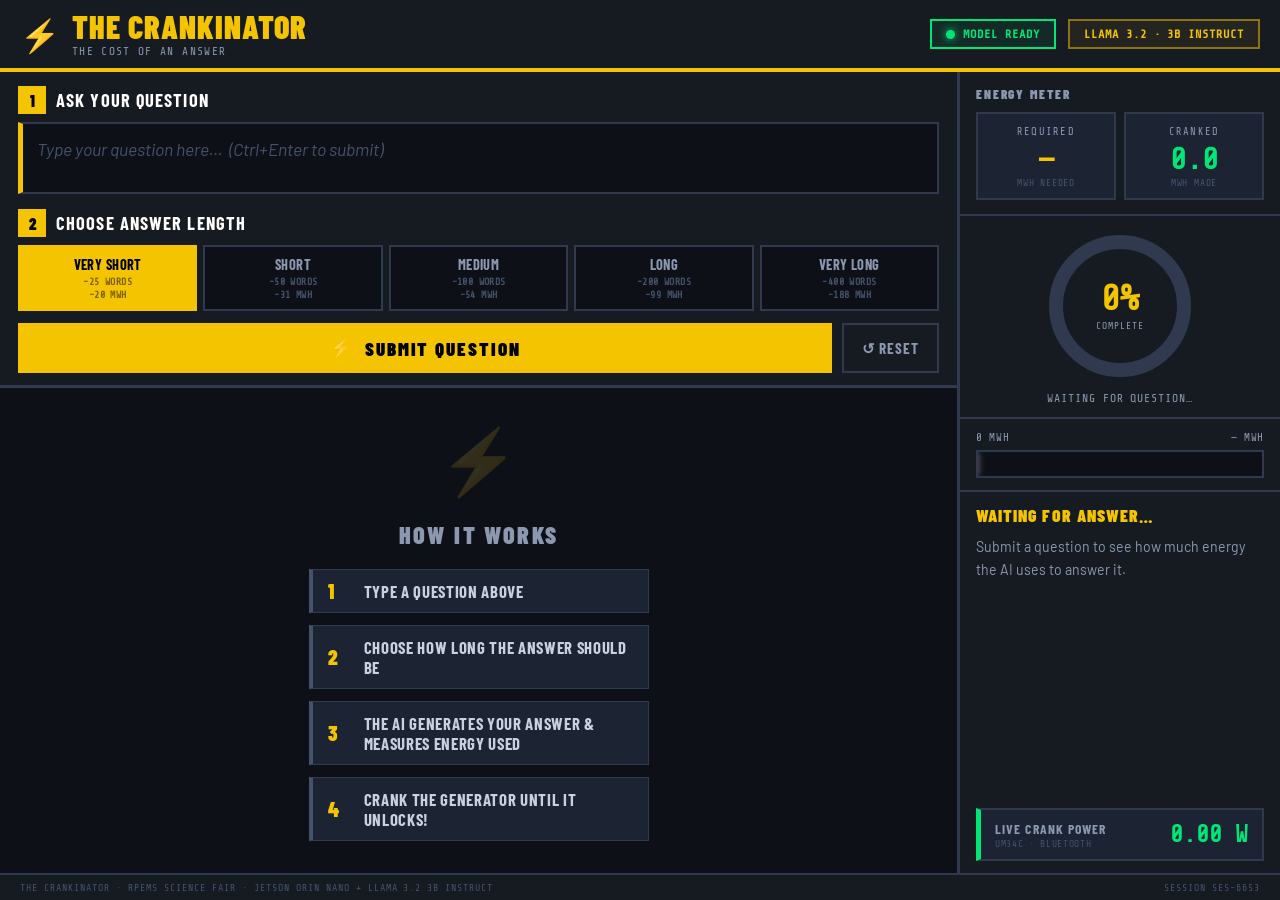
<file: crankinator-kiosk.html>
<!DOCTYPE html>
<html lang="en">
<head>
<meta charset="UTF-8">
<meta name="viewport" content="width=device-width, initial-scale=1.0">
<title>The Crankinator: The Cost of an Answer</title>
<link href="https://fonts.googleapis.com/css2?family=Share+Tech+Mono&family=Barlow+Condensed:wght@700;900&family=Barlow:wght@400;600&display=swap" rel="stylesheet">
<style>
  :root {
    --bg:      #0d1117;
    --panel:   #161b22;
    --card:    #1c2333;
    --border:  #30394d;
    --accent:  #f5c400;
    --orange:  #ff6b2b;
    --green:   #00e676;
    --red:     #ff4d4d;
    --text:    #ffffff;
    --body2:   #c9d1e0;
    --muted:   #8b98b0;
    --dim:     #44526a;
    --sans:    'Barlow Condensed', sans-serif;
    --mono:    'Share Tech Mono', monospace;
    --body:    'Barlow', sans-serif;
  }

  *, *::before, *::after { box-sizing: border-box; margin: 0; padding: 0; }

  html, body {
    width: 100%; height: 100%;
    background: var(--bg);
    color: var(--text);
    font-family: var(--body);
    overflow: hidden;
  }

  /* ════════════════════════════════
     LAYOUT SHELL
  ════════════════════════════════ */
  .kiosk {
    display: grid;
    grid-template-rows: auto 1fr auto;
    height: 100vh;
  }

  /* ════════════════════════════════
     HEADER
  ════════════════════════════════ */
  header {
    display: flex;
    align-items: center;
    justify-content: space-between;
    padding: 10px 20px;
    background: var(--panel);
    border-bottom: 4px solid var(--accent);
    flex-shrink: 0;
  }

  .logo {
    display: flex;
    align-items: center;
    gap: 12px;
  }
  .logo-bolt { font-size: 2rem; line-height: 1; }
  .logo-name {
    font-family: var(--sans);
    font-weight: 900;
    font-size: 2rem;
    color: var(--accent);
    text-transform: uppercase;
    letter-spacing: 0.03em;
    line-height: 1;
    display: block;
  }
  .logo-tagline {
    font-family: var(--mono);
    font-size: 0.7rem;
    color: var(--muted);
    text-transform: uppercase;
    letter-spacing: 0.12em;
    display: block;
    margin-top: 3px;
  }

  .header-badges {
    display: flex;
    align-items: center;
    gap: 12px;
  }
  .badge {
    display: flex;
    align-items: center;
    gap: 8px;
    padding: 6px 14px;
    border: 2px solid;
    font-family: var(--mono);
    font-size: 0.75rem;
    font-weight: bold;
    text-transform: uppercase;
    letter-spacing: 0.08em;
  }
  .badge-green {
    border-color: var(--green);
    color: var(--green);
    background: rgba(0,230,118,0.07);
  }
  .badge-yellow {
    border-color: rgba(245,196,0,0.5);
    color: var(--accent);
    background: rgba(245,196,0,0.06);
  }
  .status-dot {
    width: 9px; height: 9px;
    border-radius: 50%;
    background: var(--green);
    box-shadow: 0 0 8px var(--green);
    animation: blink 2s ease-in-out infinite;
    flex-shrink: 0;
  }
  @keyframes blink { 0%,100%{opacity:1} 50%{opacity:.2} }

  /* ════════════════════════════════
     MAIN — two-column grid
  ════════════════════════════════ */
  main {
    display: grid;
    grid-template-columns: 1fr 320px;
    overflow: hidden;
    min-height: 0;
  }

  /* ════════════════════════════════
     LEFT PANEL
  ════════════════════════════════ */
  .left-panel {
    display: grid;
    grid-template-rows: auto 1fr;
    border-right: 3px solid var(--border);
    min-height: 0;
    overflow: hidden;
  }

  /* ── Input zone ── */
  .input-zone {
    background: var(--panel);
    border-bottom: 3px solid var(--border);
    padding: 14px 18px 12px;
    flex-shrink: 0;
  }

  .step-row {
    display: flex;
    align-items: center;
    gap: 10px;
    margin-bottom: 8px;
  }
  .step-num {
    background: var(--accent);
    color: #000;
    font-family: var(--sans);
    font-weight: 900;
    font-size: 1rem;
    width: 28px; height: 28px;
    display: flex; align-items: center; justify-content: center;
    flex-shrink: 0;
  }
  .step-label {
    font-family: var(--sans);
    font-weight: 700;
    font-size: 1.15rem;
    color: var(--text);
    text-transform: uppercase;
    letter-spacing: 0.06em;
  }

  textarea#prompt {
    width: 100%;
    background: var(--bg);
    border: 2px solid var(--border);
    border-left: 5px solid var(--accent);
    color: var(--text);
    font-family: var(--body);
    font-size: 1.1rem;
    padding: 12px 14px;
    resize: none;
    height: 72px;
    outline: none;
    line-height: 1.5;
    transition: border-color .2s;
  }
  textarea#prompt::placeholder { color: var(--dim); font-style: italic; }
  textarea#prompt:focus { border-color: var(--accent); }

  /* ── Length buttons ── */
  .mt-step { margin-top: 12px; }

  .length-row {
    display: flex;
    gap: 6px;
  }
  .length-btn {
    flex: 1;
    background: var(--bg);
    border: 2px solid var(--border);
    color: var(--muted);
    font-family: var(--sans);
    font-weight: 700;
    font-size: 0.9rem;
    text-transform: uppercase;
    letter-spacing: 0.03em;
    padding: 9px 3px 8px;
    cursor: pointer;
    text-align: center;
    transition: all .15s;
    line-height: 1.2;
  }
  .length-btn .lbl-words {
    display: block;
    font-family: var(--mono);
    font-size: 0.62rem;
    color: var(--dim);
    margin-top: 3px;
    letter-spacing: 0.04em;
  }
  .length-btn .lbl-mwh {
    display: block;
    font-family: var(--mono);
    font-size: 0.62rem;
    color: var(--dim);
    margin-top: 1px;
    letter-spacing: 0.04em;
  }
  .length-btn:hover {
    border-color: var(--muted);
    color: var(--text);
  }
  .length-btn:hover .lbl-words,
  .length-btn:hover .lbl-mwh { color: var(--muted); }
  .length-btn.active {
    border-color: var(--accent);
    background: var(--accent);
    color: #000;
  }
  .length-btn.active .lbl-words,
  .length-btn.active .lbl-mwh { color: rgba(0,0,0,0.5); }

  /* ── Submit row ── */
  .submit-row {
    display: flex;
    gap: 10px;
    margin-top: 12px;
  }
  #submitBtn {
    flex: 1;
    background: var(--accent);
    color: #000;
    border: none;
    font-family: var(--sans);
    font-weight: 900;
    font-size: 1.2rem;
    text-transform: uppercase;
    letter-spacing: 0.1em;
    padding: 13px 18px;
    cursor: pointer;
    display: flex;
    align-items: center;
    justify-content: center;
    gap: 10px;
    transition: background .15s;
  }
  #submitBtn:hover { background: #ffd740; }
  #submitBtn:disabled { background: var(--border); color: var(--muted); cursor: not-allowed; }
  .reset-btn {
    background: transparent;
    border: 2px solid var(--border);
    color: var(--muted);
    font-family: var(--sans);
    font-weight: 700;
    font-size: 0.95rem;
    text-transform: uppercase;
    letter-spacing: 0.06em;
    padding: 12px 18px;
    cursor: pointer;
    transition: all .15s;
    white-space: nowrap;
  }
  .reset-btn:hover { border-color: var(--red); color: var(--red); }

  /* ════════════════════════════════
     ANSWER ZONE (scrollable)
  ════════════════════════════════ */
  .answer-zone {
    overflow-y: auto;
    padding: 18px 20px;
    display: flex;
    flex-direction: column;
    min-height: 0;
  }

  /* — Idle state — */
  .idle-state {
    display: flex;
    flex-direction: column;
    align-items: center;
    justify-content: center;
    height: 100%;
    gap: 20px;
    text-align: center;
  }
  .idle-bolt {
    font-size: 4rem;
    opacity: 0.15;
    animation: bob 3s ease-in-out infinite;
  }
  @keyframes bob { 0%,100%{transform:translateY(0)} 50%{transform:translateY(-10px)} }
  .idle-headline {
    font-family: var(--sans);
    font-weight: 900;
    font-size: 1.5rem;
    color: var(--muted);
    text-transform: uppercase;
    letter-spacing: 0.1em;
  }
  .idle-steps-grid {
    display: flex;
    flex-direction: column;
    gap: 12px;
    width: 100%;
    max-width: 340px;
  }
  .idle-step {
    display: flex;
    align-items: center;
    gap: 14px;
    background: var(--card);
    border: 1px solid var(--border);
    border-left: 4px solid var(--dim);
    padding: 11px 15px;
    text-align: left;
  }
  .idle-step-n {
    font-family: var(--sans);
    font-weight: 900;
    font-size: 1.3rem;
    color: var(--accent);
    line-height: 1;
    flex-shrink: 0;
    width: 22px;
  }
  .idle-step-txt {
    font-family: var(--sans);
    font-weight: 700;
    font-size: 1.05rem;
    color: var(--body2);
    text-transform: uppercase;
    letter-spacing: 0.04em;
  }

  /* — Thinking state — */
  .thinking-state {
    display: none;
    flex-direction: column;
    align-items: center;
    justify-content: center;
    height: 100%;
    gap: 22px;
    text-align: center;
  }
  .think-spinner {
    font-size: 3rem;
    animation: spin 3s linear infinite;
  }
  @keyframes spin { to { transform: rotate(360deg); } }
  .think-headline {
    font-family: var(--sans);
    font-weight: 900;
    font-size: 1.6rem;
    color: var(--accent);
    text-transform: uppercase;
    letter-spacing: 0.08em;
  }
  .think-sub {
    font-family: var(--mono);
    font-size: 0.78rem;
    color: var(--muted);
    text-transform: uppercase;
    letter-spacing: 0.1em;
  }
  .think-bar {
    width: 300px; height: 5px;
    background: var(--border);
    position: relative;
    overflow: hidden;
  }
  .think-bar::after {
    content: '';
    position: absolute; height: 100%; width: 40%;
    background: linear-gradient(90deg, transparent, var(--accent), transparent);
    animation: sweep 1.1s ease-in-out infinite;
  }
  @keyframes sweep { 0%{left:-40%} 100%{left:140%} }

  /* — Answer / locked state — */
  .answer-state {
    display: none;
    flex-direction: column;
    gap: 14px;
    flex: 1;
  }

  .answer-label-row {
    display: flex;
    align-items: center;
    gap: 10px;
  }
  .answer-label-badge {
    background: var(--dim);
    color: var(--muted);
    font-family: var(--sans);
    font-weight: 900;
    font-size: 1rem;
    width: 28px; height: 28px;
    display: flex; align-items: center; justify-content: center;
    flex-shrink: 0;
  }
  .answer-label-text {
    font-family: var(--sans);
    font-weight: 700;
    font-size: 1.15rem;
    color: var(--muted);
    text-transform: uppercase;
    letter-spacing: 0.06em;
  }

  .unlock-banner {
    display: none;
    align-items: center;
    gap: 12px;
    background: rgba(0,230,118,0.1);
    border: 2px solid var(--green);
    padding: 13px 16px;
    font-family: var(--sans);
    font-weight: 900;
    font-size: 1.25rem;
    text-transform: uppercase;
    letter-spacing: 0.08em;
    color: var(--green);
  }

  .answer-card {
    background: var(--bg);
    border: 2px solid var(--border);
    border-left: 5px solid var(--orange);
    padding: 18px 20px;
    position: relative;
    overflow: hidden;
    flex: 1;
    min-height: 110px;
  }
  .answer-text {
    font-family: var(--body);
    font-size: 1rem;
    line-height: 1.75;
    color: var(--body2);
    white-space: pre-line;
  }
  .answer-text.blurred {
    filter: blur(9px);
    user-select: none;
    pointer-events: none;
  }

  .lock-overlay {
    position: absolute; inset: 0;
    display: flex;
    flex-direction: column;
    align-items: center;
    justify-content: center;
    gap: 14px;
    background: rgba(13,17,23,0.65);
    backdrop-filter: blur(3px);
  }
  .lock-emoji {
    font-size: 3.2rem;
    animation: bob 3s ease-in-out infinite;
  }
  .lock-headline {
    font-family: var(--sans);
    font-weight: 900;
    font-size: 1.55rem;
    color: var(--accent);
    text-transform: uppercase;
    letter-spacing: 0.08em;
    text-align: center;
    line-height: 1.2;
  }
  .lock-hint {
    font-family: var(--mono);
    font-size: 0.8rem;
    color: var(--muted);
    text-transform: uppercase;
    letter-spacing: 0.1em;
    text-align: center;
  }

  /* ════════════════════════════════
     RIGHT PANEL — Energy
  ════════════════════════════════ */
  .right-panel {
    background: var(--panel);
    display: flex;
    flex-direction: column;
    overflow: hidden;
    min-height: 0;
  }

  /* Section wrapper */
  .rp-block {
    padding: 14px 16px;
    border-bottom: 2px solid var(--border);
    flex-shrink: 0;
  }
  .rp-block:last-child { border-bottom: none; }

  .rp-section-title {
    font-family: var(--sans);
    font-weight: 900;
    font-size: 0.82rem;
    text-transform: uppercase;
    letter-spacing: 0.14em;
    color: var(--muted);
    margin-bottom: 10px;
  }

  /* ── Big mWh numbers ── */
  .mwh-pair {
    display: grid;
    grid-template-columns: 1fr 1fr;
    gap: 8px;
  }
  .mwh-card {
    background: var(--card);
    border: 2px solid var(--border);
    padding: 12px 12px 10px;
    text-align: center;
  }
  .mwh-label {
    font-family: var(--mono);
    font-size: 0.65rem;
    color: var(--muted);
    text-transform: uppercase;
    letter-spacing: 0.12em;
    margin-bottom: 6px;
  }
  .mwh-val {
    font-family: var(--mono);
    font-size: 1.9rem;
    color: var(--accent);
    line-height: 1;
    font-weight: bold;
  }
  .mwh-val.is-cranked { color: var(--green); }
  .mwh-unit {
    font-family: var(--mono);
    font-size: 0.6rem;
    color: var(--dim);
    text-transform: uppercase;
    letter-spacing: 0.08em;
    margin-top: 4px;
  }

  /* ── Radial gauge ── */
  .radial-block {
    display: flex;
    flex-direction: column;
    align-items: center;
    gap: 10px;
    padding: 14px 16px 12px;
    border-bottom: 2px solid var(--border);
    flex-shrink: 0;
  }
  .gauge-wrap {
    position: relative;
    width: 152px; height: 152px;
  }
  .gauge-svg {
    width: 152px; height: 152px;
    transform: rotate(-90deg);
  }
  .g-track { fill: none; stroke: var(--border); stroke-width: 14; }
  .g-fill {
    fill: none;
    stroke: var(--accent);
    stroke-width: 14;
    stroke-linecap: butt;
    stroke-dasharray: 402;
    stroke-dashoffset: 402;
    transition: stroke-dashoffset .35s ease, stroke .3s;
    filter: drop-shadow(0 0 7px rgba(245,196,0,.5));
  }
  .g-fill.done {
    stroke: var(--green);
    filter: drop-shadow(0 0 9px rgba(0,230,118,.6));
  }
  .gauge-center {
    position: absolute; inset: 0;
    display: flex; flex-direction: column;
    align-items: center; justify-content: center;
  }
  .gauge-pct {
    font-family: var(--mono);
    font-size: 2.2rem;
    color: var(--accent);
    font-weight: bold;
    line-height: 1;
    transition: color .3s;
  }
  .gauge-pct.done { color: var(--green); }
  .gauge-pct-sub {
    font-family: var(--mono);
    font-size: 0.6rem;
    color: var(--muted);
    text-transform: uppercase;
    letter-spacing: 0.1em;
    margin-top: 3px;
  }
  .gauge-caption {
    font-family: var(--mono);
    font-size: 0.72rem;
    color: var(--muted);
    text-transform: uppercase;
    letter-spacing: 0.08em;
    text-align: center;
  }

  /* ── Progress bar ── */
  .bar-block { padding: 12px 16px; border-bottom: 2px solid var(--border); flex-shrink: 0; }
  .bar-labels {
    display: flex;
    justify-content: space-between;
    margin-bottom: 6px;
    font-family: var(--mono);
    font-size: 0.68rem;
    color: var(--muted);
    text-transform: uppercase;
    letter-spacing: 0.06em;
  }
  .bar-track {
    height: 28px;
    background: var(--bg);
    border: 2px solid var(--border);
    overflow: hidden;
    position: relative;
  }
  .bar-fill {
    height: 100%;
    background: linear-gradient(90deg, var(--orange) 0%, var(--accent) 100%);
    transition: width .35s ease;
    display: flex; align-items: center; justify-content: flex-end;
    position: relative;
  }
  .bar-fill::after {
    content: '';
    position: absolute; right: 0; top: 0; bottom: 0;
    width: 3px; background: #fff; opacity: .55;
    box-shadow: 0 0 6px #fff;
  }
  .bar-fill.done { background: var(--green); }
  .bar-inner-lbl {
    font-family: var(--mono);
    font-size: 0.62rem;
    color: rgba(0,0,0,.75);
    padding-right: 8px;
    letter-spacing: 0.04em;
    display: none;
    white-space: nowrap;
  }
  .bar-fill.show-lbl .bar-inner-lbl { display: block; }

  /* ── Crank status / live power ── */
  .crank-block {
    padding: 12px 16px;
    flex: 1;
    display: flex;
    flex-direction: column;
    gap: 10px;
    min-height: 0;
    overflow: hidden;
  }
  .crank-headline {
    font-family: var(--sans);
    font-weight: 900;
    font-size: 1.1rem;
    color: var(--accent);
    text-transform: uppercase;
    letter-spacing: 0.06em;
    line-height: 1.25;
  }
  .crank-body {
    font-family: var(--body);
    font-size: 0.88rem;
    color: var(--muted);
    line-height: 1.6;
  }
  .live-power-card {
    margin-top: auto;
    background: var(--card);
    border: 2px solid var(--border);
    border-left: 5px solid var(--green);
    padding: 10px 14px;
    display: flex;
    align-items: center;
    justify-content: space-between;
  }
  .lp-label {
    font-family: var(--sans);
    font-weight: 700;
    font-size: 0.85rem;
    color: var(--muted);
    text-transform: uppercase;
    letter-spacing: 0.08em;
  }
  .lp-source {
    font-family: var(--mono);
    font-size: 0.6rem;
    color: var(--dim);
    text-transform: uppercase;
    letter-spacing: 0.07em;
    margin-top: 2px;
  }
  .lp-reading {
    font-family: var(--mono);
    font-size: 1.5rem;
    color: var(--green);
    font-weight: bold;
  }

  /* ════════════════════════════════
     FOOTER
  ════════════════════════════════ */
  footer {
    border-top: 2px solid var(--border);
    background: var(--panel);
    padding: 7px 20px;
    display: flex;
    align-items: center;
    justify-content: space-between;
    flex-shrink: 0;
  }
  .f-txt {
    font-family: var(--mono);
    font-size: 0.62rem;
    color: var(--dim);
    text-transform: uppercase;
    letter-spacing: 0.1em;
  }

  /* ════════════════════════════════
     ANIMATIONS
  ════════════════════════════════ */
  @keyframes unlock-pop {
    0%   { opacity: 0; transform: scale(.95); }
    60%  { opacity: 1; transform: scale(1.015); }
    100% { opacity: 1; transform: scale(1); }
  }
  .do-unlock-anim { animation: unlock-pop .5s ease-out forwards; }

  /* Scrollbar */
  ::-webkit-scrollbar { width: 4px; }
  ::-webkit-scrollbar-track { background: var(--bg); }
  ::-webkit-scrollbar-thumb { background: var(--border); border-radius: 2px; }
</style>
</head>
<body>
<div class="kiosk">

  <!-- ═══ HEADER ═══ -->
  <header>
    <div class="logo">
      <span class="logo-bolt">⚡</span>
      <div>
        <span class="logo-name">The Crankinator</span>
        <span class="logo-tagline">The Cost of an Answer</span>
      </div>
    </div>
    <div class="header-badges">
      <div class="badge badge-green">
        <div class="status-dot"></div>
        Model Ready
      </div>
      <div class="badge badge-yellow">Llama 3.2 · 3B Instruct</div>
    </div>
  </header>

  <!-- ═══ MAIN ═══ -->
  <main>

    <!-- ─── LEFT PANEL ─── -->
    <div class="left-panel">

      <div class="input-zone">

        <!-- STEP 1 -->
        <div class="step-row">
          <div class="step-num">1</div>
          <span class="step-label">Ask your question</span>
        </div>
        <textarea id="prompt" placeholder="Type your question here…  (Ctrl+Enter to submit)"></textarea>

        <!-- STEP 2 -->
        <div class="step-row mt-step">
          <div class="step-num">2</div>
          <span class="step-label">Choose answer length</span>
        </div>
        <div class="length-row">
          <button class="length-btn active" data-words="25"  data-mwh="20.2">
            Very Short
            <span class="lbl-words">~25 words</span>
            <span class="lbl-mwh">~20 mWh</span>
          </button>
          <button class="length-btn" data-words="50"  data-mwh="31.38">
            Short
            <span class="lbl-words">~50 words</span>
            <span class="lbl-mwh">~31 mWh</span>
          </button>
          <button class="length-btn" data-words="100" data-mwh="53.82">
            Medium
            <span class="lbl-words">~100 words</span>
            <span class="lbl-mwh">~54 mWh</span>
          </button>
          <button class="length-btn" data-words="200" data-mwh="98.62">
            Long
            <span class="lbl-words">~200 words</span>
            <span class="lbl-mwh">~99 mWh</span>
          </button>
          <button class="length-btn" data-words="400" data-mwh="188.20">
            Very Long
            <span class="lbl-words">~400 words</span>
            <span class="lbl-mwh">~188 mWh</span>
          </button>
        </div>

        <!-- STEP 3 -->
        <div class="submit-row">
          <button id="submitBtn"><span>⚡</span> Submit Question</button>
          <button class="reset-btn" id="resetBtn">↺ Reset</button>
        </div>

      </div><!-- /input-zone -->

      <!-- ─── ANSWER AREA ─── -->
      <div class="answer-zone">

        <!-- IDLE -->
        <div class="idle-state" id="idleState">
          <div class="idle-bolt">⚡</div>
          <div class="idle-headline">How it works</div>
          <div class="idle-steps-grid">
            <div class="idle-step">
              <span class="idle-step-n">1</span>
              <span class="idle-step-txt">Type a question above</span>
            </div>
            <div class="idle-step">
              <span class="idle-step-n">2</span>
              <span class="idle-step-txt">Choose how long the answer should be</span>
            </div>
            <div class="idle-step">
              <span class="idle-step-n">3</span>
              <span class="idle-step-txt">The AI generates your answer &amp; measures energy used</span>
            </div>
            <div class="idle-step">
              <span class="idle-step-n">4</span>
              <span class="idle-step-txt">Crank the generator until it unlocks!</span>
            </div>
          </div>
        </div>

        <!-- THINKING -->
        <div class="thinking-state" id="thinkingState">
          <div class="think-spinner">⚙️</div>
          <div class="think-headline" id="thinkHeadline">Generating Answer…</div>
          <div class="think-bar"></div>
          <div class="think-sub" id="thinkSub">Please wait…</div>
        </div>

        <!-- ANSWER / LOCKED -->
        <div class="answer-state" id="answerState">

          <div class="answer-label-row">
            <div class="answer-label-badge">4</div>
            <span class="answer-label-text">Your Answer</span>
          </div>

          <div class="unlock-banner" id="unlockBanner">
            ✓ &nbsp; Answer Unlocked — You Earned It!
          </div>

          <div class="answer-card" id="answerCard">
            <div class="answer-text blurred" id="answerText"></div>
            <div class="lock-overlay" id="lockOverlay">
              <div class="lock-emoji">🔒</div>
              <div class="lock-headline">Crank to Unlock<br>Your Answer</div>
              <div class="lock-hint">→ Turn the hand crank on the right</div>
            </div>
          </div>

        </div><!-- /answer-state -->

      </div><!-- /answer-zone -->

    </div><!-- /left-panel -->

    <!-- ─── RIGHT PANEL ─── -->
    <div class="right-panel">

      <!-- mWh numbers -->
      <div class="rp-block">
        <div class="rp-section-title">Energy Meter</div>
        <div class="mwh-pair">
          <div class="mwh-card">
            <div class="mwh-label">Required</div>
            <div class="mwh-val" id="reqVal">—</div>
            <div class="mwh-unit">mWh needed</div>
          </div>
          <div class="mwh-card">
            <div class="mwh-label">Cranked</div>
            <div class="mwh-val is-cranked" id="crankVal">0.0</div>
            <div class="mwh-unit">mWh made</div>
          </div>
        </div>
      </div>

      <!-- Radial gauge -->
      <div class="radial-block">
        <div class="gauge-wrap">
          <svg class="gauge-svg" viewBox="0 0 152 152">
            <circle class="g-track" cx="76" cy="76" r="64"/>
            <circle class="g-fill" id="gFill" cx="76" cy="76" r="64"/>
          </svg>
          <div class="gauge-center">
            <div class="gauge-pct" id="gPct">0%</div>
            <div class="gauge-pct-sub">Complete</div>
          </div>
        </div>
        <div class="gauge-caption" id="gCap">Waiting for question…</div>
      </div>

      <!-- Progress bar -->
      <div class="bar-block">
        <div class="bar-labels">
          <span>0 mWh</span>
          <span id="barMax">— mWh</span>
        </div>
        <div class="bar-track">
          <div class="bar-fill" id="barFill" style="width:0%">
            <span class="bar-inner-lbl" id="barInner"></span>
          </div>
        </div>
      </div>

      <!-- Crank status + live reading -->
      <div class="crank-block">
        <div class="crank-headline" id="crankHeadline">Waiting for answer…</div>
        <div class="crank-body" id="crankBody">Submit a question to see how much energy the AI uses to answer it.</div>
        <div class="live-power-card">
          <div>
            <div class="lp-label">Live Crank Power</div>
            <div class="lp-source">UM34C · Bluetooth</div>
          </div>
          <div class="lp-reading" id="liveWatt">0.00 W</div>
        </div>
      </div>

    </div><!-- /right-panel -->

  </main>

  <!-- ═══ FOOTER ═══ -->
  <footer>
    <div class="f-txt">The Crankinator · RPEMS Science Fair · Jetson Orin Nano + Llama 3.2 3B Instruct</div>
    <div class="f-txt">Session <span id="sessId">—</span></div>
  </footer>

</div><!-- /kiosk -->

<script>
/* ─── Data ─── */
const ENERGY = { 25:20.2, 50:31.38, 100:53.82, 200:98.62, 400:188.20 };
const CIRC   = 402; // stroke-dasharray matches SVG r=64 → 2π×64 ≈ 402

const ANSWERS = {
  25:  "The sky looks blue because sunlight bounces off tiny air molecules. Blue light scatters more than other colors since it has a shorter wavelength, sending blue light in every direction across the sky.",
  50:  "Sunlight looks white but contains every color mixed together. When it enters Earth's atmosphere, it collides with gas molecules. Blue light has a shorter wavelength, so it scatters in all directions much more strongly than red or yellow light. That scattered blue light fills the sky — wherever you look, blue light reaches your eyes.",
  100: "Sunlight is a blend of every color in the rainbow. When it enters our atmosphere, it collides with tiny nitrogen and oxygen molecules. A process called Rayleigh scattering causes light with shorter wavelengths to bounce around far more than light with longer wavelengths. Blue light scatters roughly 5 times more than red light.\n\nThis scattered blue light bounces in every direction, reaching your eyes no matter where you look in the daytime sky. At sunset, sunlight travels through much more atmosphere to reach you. By then most blue has already scattered away, leaving the warm reds and oranges you see on the horizon.",
  200: "Sunlight appears white, but it actually contains every color of the visible spectrum — from deep violet to deep red. When that multicolored sunlight enters Earth's atmosphere, it collides with billions of tiny gas molecules — mostly nitrogen and oxygen.\n\nThis triggers Rayleigh scattering. Blue light (about 450 nm) has a shorter wavelength than red light (about 700 nm). Shorter wavelengths scatter dramatically more — about 5.5× more for blue versus red. This means blue photons keep bouncing in all directions throughout the atmosphere, so no matter which part of the sky you look at, your eyes receive that scattered blue light.\n\nAt sunset, sunlight travels through far more atmosphere to reach you. Most blue scatters away before arriving, leaving the longer-wavelength reds and oranges to color the horizon.",
  400: "Sunlight looks white, but it is actually a continuous spectrum of all visible wavelengths — from violet at around 380 nanometers to deep red at around 700 nanometers. A prism or raindrop reveals this by spreading white light into a full rainbow.\n\nWhen sunlight enters Earth's atmosphere, it collides with gas molecules — mostly nitrogen (78%) and oxygen (21%). These molecules are far smaller than the wavelength of visible light, triggering Rayleigh scattering — named after the physicist Lord Rayleigh who worked out the math in the 1870s.\n\nThe key: shorter wavelengths scatter far more powerfully than longer ones. Blue light (~450 nm) scatters roughly 5.5× more than red light (~700 nm). As sunlight passes through the atmosphere, blue photons get bounced in all directions — sideways, toward you, everywhere. Red photons mostly travel straight through. The result: no matter where you look, blue light has scattered into your eyes.\n\nSo why isn't the sky violet? Violet has an even shorter wavelength. Two reasons: the sun produces less violet light than blue, and our eyes are less sensitive to violet. The combination makes us see blue.\n\nSunsets flip this: sunlight travels through 10–20× more atmosphere near the horizon. Almost all blue scatters away before it reaches you, leaving reds and oranges to paint the sky."
};

/* ─── State ─── */
let state     = 'idle';
let selWords  = 25;
let reqMWh    = 0;
let crankMWh  = 0;
let crankIv   = null;
let sessNum   = Math.floor(Math.random() * 9000) + 1000;

document.getElementById('sessId').textContent = 'SES-' + sessNum;

/* ─── Length buttons ─── */
document.querySelectorAll('.length-btn').forEach(btn => {
  btn.addEventListener('click', () => {
    if (state !== 'idle' && state !== 'unlocked') return;
    document.querySelectorAll('.length-btn').forEach(b => b.classList.remove('active'));
    btn.classList.add('active');
    selWords = parseInt(btn.dataset.words);
  });
});

/* ─── Controls ─── */
document.getElementById('submitBtn').addEventListener('click', go);
document.getElementById('prompt').addEventListener('keydown', e => {
  if (e.key === 'Enter' && e.ctrlKey) go();
});
document.getElementById('resetBtn').addEventListener('click', reset);

/* ─── Main flow ─── */
function go() {
  const q = document.getElementById('prompt').value.trim();
  if (!q) {
    const t = document.getElementById('prompt');
    t.style.borderColor = 'var(--red)';
    t.focus();
    setTimeout(() => t.style.borderColor = '', 1000);
    return;
  }
  state = 'thinking';
  document.getElementById('submitBtn').disabled = true;
  showPanel('thinking');
  zeroEnergy();

  setTimeout(() => {
    document.getElementById('thinkHeadline').textContent = 'Measuring Energy Used…';
    document.getElementById('thinkSub').textContent = 'Sampling INA3221 VDD_IN rail at 5 Hz on Jetson';
  }, 1800);

  setTimeout(() => {
    reqMWh   = ENERGY[selWords];
    crankMWh = 0;
    document.getElementById('reqVal').textContent  = reqMWh.toFixed(1);
    document.getElementById('barMax').textContent  = reqMWh.toFixed(1) + ' mWh';
    document.getElementById('answerText').textContent = ANSWERS[selWords];
    document.getElementById('answerText').classList.add('blurred');
    document.getElementById('lockOverlay').style.display = 'flex';
    document.getElementById('unlockBanner').style.display = 'none';
    document.getElementById('answerCard').classList.remove('do-unlock-anim');
    showPanel('answer');
    document.getElementById('crankHeadline').textContent = '⚡ Crank to unlock your answer!';
    document.getElementById('crankBody').textContent = 'Turn the hand crank generator. Every turn adds mWh credit. Keep going until the bar is full!';
    state = 'cranking';
    startCrank();
  }, 3500);
}

function startCrank() {
  crankIv = setInterval(() => {
    if (state !== 'cranking') { clearInterval(crankIv); return; }
    crankMWh = Math.min(crankMWh + Math.random() * 2.1 + 0.5, reqMWh);
    document.getElementById('liveWatt').textContent = (Math.random() * 4.5 + 2.2).toFixed(2) + ' W';
    setProgress(crankMWh, reqMWh);
    if (crankMWh >= reqMWh) {
      clearInterval(crankIv);
      document.getElementById('liveWatt').textContent = '0.00 W';
      setTimeout(unlock, 400);
    }
  }, 340);
}

function unlock() {
  state = 'unlocked';
  setProgress(reqMWh, reqMWh);
  document.getElementById('answerText').classList.remove('blurred');
  document.getElementById('lockOverlay').style.display = 'none';
  document.getElementById('unlockBanner').style.display = 'flex';
  document.getElementById('answerCard').classList.add('do-unlock-anim');
  document.getElementById('crankHeadline').textContent = '✓ Answer Unlocked!';
  document.getElementById('crankBody').textContent = 'You generated ' + reqMWh.toFixed(1) + ' mWh with your own hands! Press Reset for the next visitor.';
  document.getElementById('submitBtn').disabled = false;
}

/* ─── Progress display ─── */
function setProgress(cranked, required) {
  const pct = required > 0 ? Math.min(100, Math.round(cranked / required * 100)) : 0;

  document.getElementById('crankVal').textContent  = cranked.toFixed(1);
  document.getElementById('gPct').textContent      = pct + '%';
  document.getElementById('gFill').style.strokeDashoffset = CIRC - (pct / 100) * CIRC;

  const fill = document.getElementById('barFill');
  fill.style.width = pct + '%';
  document.getElementById('barInner').textContent = cranked.toFixed(1) + ' mWh';
  fill.classList.toggle('show-lbl', pct > 28);

  const complete = pct >= 100;
  document.getElementById('gFill').classList.toggle('done', complete);
  document.getElementById('gPct').classList.toggle('done', complete);
  fill.classList.toggle('done', complete);

  if (complete) {
    document.getElementById('gCap').textContent = 'Target reached — unlocking!';
  } else if (required > 0) {
    document.getElementById('gCap').textContent = (required - cranked).toFixed(1) + ' mWh remaining';
  } else {
    document.getElementById('gCap').textContent = 'Waiting for question…';
  }
}

function zeroEnergy() {
  setProgress(0, 0);
  document.getElementById('reqVal').textContent   = '—';
  document.getElementById('crankVal').textContent = '0.0';
  document.getElementById('liveWatt').textContent = '0.00 W';
  document.getElementById('barMax').textContent   = '— mWh';
  document.getElementById('crankHeadline').textContent = 'Waiting for answer…';
  document.getElementById('crankBody').textContent = 'Submit a question to see how much energy the AI uses to answer it.';
}

function showPanel(s) {
  document.getElementById('idleState').style.display    = s === 'idle'     ? 'flex' : 'none';
  document.getElementById('thinkingState').style.display= s === 'thinking' ? 'flex' : 'none';
  document.getElementById('answerState').style.display  = s === 'answer'   ? 'flex' : 'none';
}

/* ─── Reset ─── */
function reset() {
  if (crankIv) clearInterval(crankIv);
  state = 'idle'; crankMWh = 0; selWords = 25;
  sessNum = Math.floor(Math.random() * 9000) + 1000;
  document.getElementById('sessId').textContent = 'SES-' + sessNum;
  document.getElementById('prompt').value = '';
  document.querySelectorAll('.length-btn').forEach(b => b.classList.remove('active'));
  document.querySelector('[data-words="25"]').classList.add('active');
  document.getElementById('submitBtn').disabled = false;
  zeroEnergy();
  showPanel('idle');
}

/* ─── Boot ─── */
showPanel('idle');
</script>
</body>
</html>
</file>
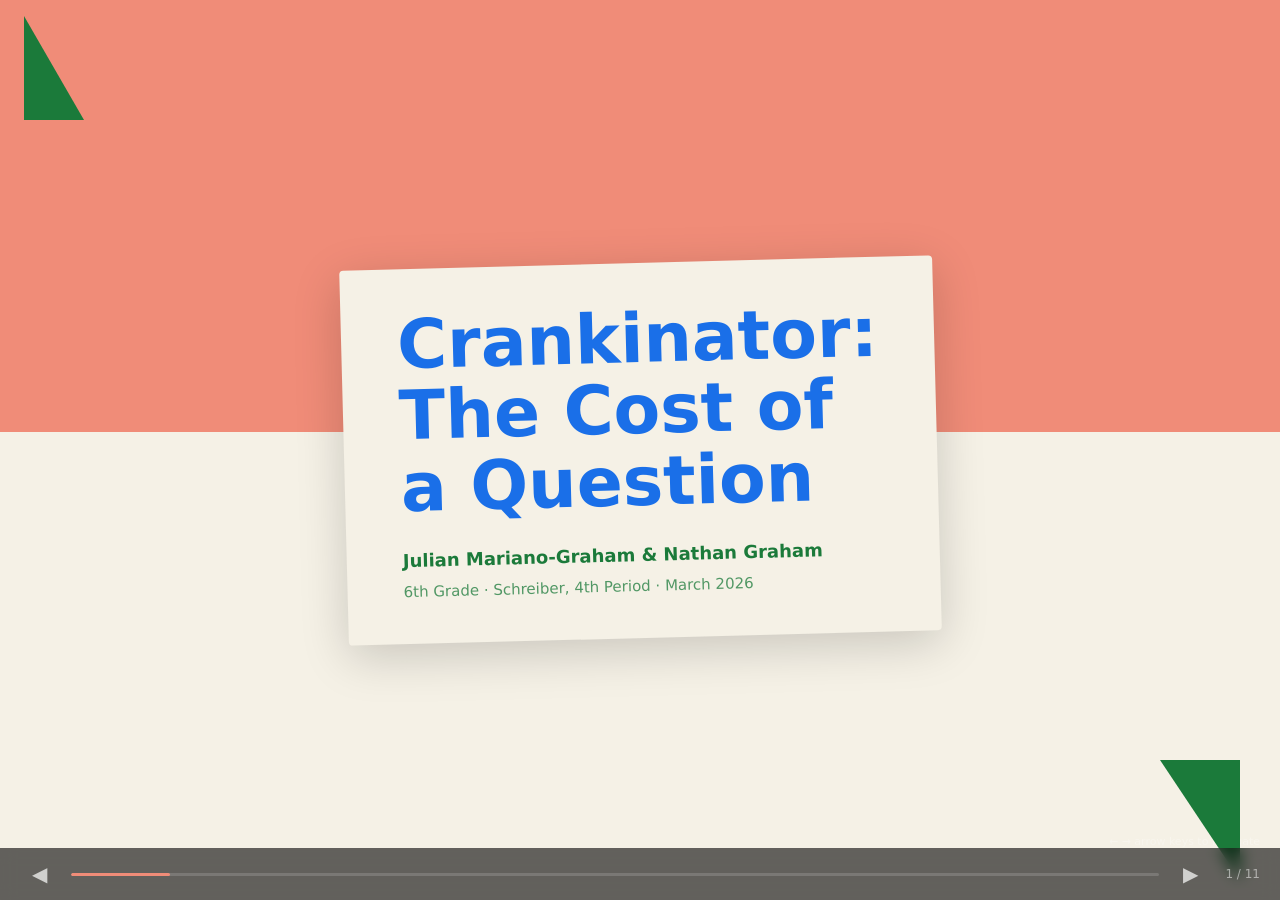
<file: crankinator-presentation.html>
<!DOCTYPE html>
<html lang="en">
<head>
<meta charset="UTF-8">
<meta name="viewport" content="width=device-width, initial-scale=1.0">
<title>Crankinator: The Cost of a Question</title>
<style>
  /* ── Base ── */
  *, *::before, *::after { box-sizing: border-box; margin: 0; padding: 0; }

  :root {
    --green:   #1B7A3A;
    --green-dk:#155c2c;
    --coral:   #F08C78;
    --cream:   #F5F1E6;
    --blue:    #1A6FE8;
    --white:   #FFFFFF;
    --black:   #111111;
    --gray:    #555555;
  }

  html, body {
    width: 100%; height: 100%;
    font-family: 'Segoe UI', system-ui, Arial, sans-serif;
    background: #0e0e0e;
    overflow: hidden;
  }

  /* ── Deck wrapper ── */
  #deck {
    position: relative;
    width: 100vw; height: 100vh;
    overflow: hidden;
  }

  /* ── Individual slide ── */
  .slide {
    position: absolute;
    inset: 0;
    display: flex;
    flex-direction: column;
    justify-content: center;
    align-items: center;
    padding: 56px 72px;
    opacity: 0;
    pointer-events: none;
    transition: opacity 0.45s ease;
    overflow: hidden;
  }
  .slide.active {
    opacity: 1;
    pointer-events: all;
  }

  /* ── Background themes ── */
  .bg-green  { background: var(--green); }
  .bg-cream  { background: var(--cream); }
  .bg-white  { background: var(--white); }
  .bg-dark   { background: #0f2518; }

  /* ── Decorative corner shapes ── */
  .corner-tr, .corner-bl {
    position: absolute;
    width: 120px; height: 120px;
    pointer-events: none;
  }
  .corner-tr { top: 0; right: 0; }
  .corner-bl { bottom: 0; left: 0; }

  /* ── Typography ── */
  .slide-label {
    font-size: 11px;
    letter-spacing: 0.15em;
    text-transform: uppercase;
    opacity: 0.55;
    margin-bottom: 16px;
    align-self: flex-start;
  }
  .on-green .slide-label { color: var(--white); }
  .on-cream .slide-label { color: var(--green); }
  .on-white .slide-label { color: var(--green); }

  h1 { font-size: clamp(36px, 5.5vw, 68px); font-weight: 800; line-height: 1.05; }
  h2 { font-size: clamp(28px, 4vw, 48px); font-weight: 700; line-height: 1.1; }
  h3 { font-size: clamp(20px, 2.5vw, 30px); font-weight: 600; }
  p  { font-size: clamp(15px, 1.8vw, 20px); line-height: 1.6; }
  li { font-size: clamp(14px, 1.7vw, 19px); line-height: 1.65; margin-bottom: 6px; }

  /* ── Color helpers ── */
  .tc-blue   { color: var(--blue); }
  .tc-coral  { color: var(--coral); }
  .tc-green  { color: var(--green); }
  .tc-white  { color: var(--white); }
  .tc-cream  { color: var(--cream); }
  .tc-black  { color: var(--black); }

  /* ── Layout helpers ── */
  .full-w  { width: 100%; }
  .cols-2  { display: grid; grid-template-columns: 1fr 1fr; gap: 48px; width: 100%; align-items: start; }
  .cols-3  { display: grid; grid-template-columns: 1fr 1fr 1fr; gap: 24px; width: 100%; }
  .stack   { display: flex; flex-direction: column; gap: 16px; }
  .center  { text-align: center; }
  .mt-sm   { margin-top: 12px; }
  .mt-md   { margin-top: 24px; }
  .mt-lg   { margin-top: 40px; }

  /* ── Cards ── */
  .card {
    border-radius: 14px;
    padding: 28px 32px;
    background: rgba(255,255,255,0.12);
  }
  .card-cream { background: var(--cream); color: var(--black); }
  .card-green { background: var(--green); color: var(--white); }
  .card-dark  { background: rgba(0,0,0,0.25); color: var(--white); border-radius: 14px; padding: 28px 32px; }

  /* ── Big number callout ── */
  .stat-block { text-align: center; }
  .stat-num   { font-size: clamp(48px, 7vw, 90px); font-weight: 900; line-height: 1; }
  .stat-unit  { font-size: clamp(13px, 1.5vw, 17px); opacity: 0.75; margin-top: 4px; }

  /* ── Step list ── */
  .step-list { list-style: none; display: flex; flex-direction: column; gap: 18px; }
  .step-list li {
    display: flex; align-items: flex-start; gap: 16px;
    font-size: clamp(15px, 1.8vw, 19px);
  }
  .step-num {
    min-width: 36px; height: 36px;
    border-radius: 50%;
    background: var(--coral);
    color: var(--white);
    font-weight: 700; font-size: 16px;
    display: flex; align-items: center; justify-content: center;
    flex-shrink: 0; margin-top: 2px;
  }

  /* ── Flow diagram ── */
  .flow {
    display: flex; align-items: center; gap: 0;
    width: 100%;
    justify-content: center;
    flex-wrap: nowrap;
  }
  .flow-node {
    background: var(--white);
    color: var(--black);
    border-radius: 12px;
    padding: 16px 20px;
    text-align: center;
    font-weight: 600;
    font-size: clamp(12px, 1.4vw, 15px);
    flex: 1;
    max-width: 160px;
    line-height: 1.3;
  }
  .flow-node .icon { font-size: 26px; display: block; margin-bottom: 6px; }
  .flow-arrow {
    color: var(--coral);
    font-size: 28px;
    font-weight: 900;
    padding: 0 6px;
    flex-shrink: 0;
  }

  /* ── Bar chart ── */
  .chart-wrap {
    width: 100%;
    background: rgba(255,255,255,0.08);
    border-radius: 16px;
    padding: 24px 28px 16px;
  }
  .chart-title {
    font-size: 13px;
    font-weight: 600;
    opacity: 0.7;
    margin-bottom: 18px;
    text-transform: uppercase;
    letter-spacing: 0.1em;
  }
  .bar-group { display: flex; flex-direction: column; gap: 12px; }
  .bar-row   { display: flex; align-items: center; gap: 12px; }
  .bar-label { width: 64px; font-size: 13px; font-weight: 600; text-align: right; flex-shrink: 0; }
  .bar-track { flex: 1; height: 26px; background: rgba(255,255,255,0.1); border-radius: 6px; overflow: hidden; }
  .bar-fill  {
    height: 100%;
    border-radius: 6px;
    display: flex; align-items: center; padding-left: 10px;
    font-size: 12px; font-weight: 700; color: white;
    transition: width 0.8s ease;
    white-space: nowrap;
  }

  /* ── Data table ── */
  .data-table {
    width: 100%;
    border-collapse: collapse;
    font-size: clamp(13px, 1.5vw, 16px);
  }
  .data-table th {
    background: rgba(255,255,255,0.18);
    color: var(--white);
    padding: 12px 16px;
    text-align: left;
    font-weight: 600;
    font-size: 13px;
    letter-spacing: 0.04em;
  }
  .data-table td {
    padding: 11px 16px;
    border-bottom: 1px solid rgba(255,255,255,0.1);
    color: var(--white);
  }
  .data-table tr:last-child td { border-bottom: none; }
  .data-table tr:nth-child(odd) td { background: rgba(255,255,255,0.04); }
  .data-table .highlight { color: var(--coral); font-weight: 700; }

  /* ── Tag pill ── */
  .pill {
    display: inline-block;
    padding: 4px 14px;
    border-radius: 20px;
    font-size: 13px;
    font-weight: 600;
    background: var(--coral);
    color: white;
    margin-right: 8px;
    margin-bottom: 8px;
  }
  .pill-outline {
    background: transparent;
    border: 2px solid var(--coral);
    color: var(--coral);
  }

  /* ── Progress / nav bar ── */
  #ui {
    position: fixed;
    bottom: 0; left: 0; right: 0;
    z-index: 100;
    display: flex;
    align-items: center;
    gap: 0;
    background: rgba(0,0,0,0.6);
    backdrop-filter: blur(8px);
    padding: 10px 20px;
  }
  #prev-btn, #next-btn {
    background: none; border: none;
    color: rgba(255,255,255,0.7);
    font-size: 20px; cursor: pointer;
    padding: 4px 12px;
    transition: color 0.2s;
    flex-shrink: 0;
  }
  #prev-btn:hover, #next-btn:hover { color: white; }
  #progress-bar {
    flex: 1;
    height: 3px;
    background: rgba(255,255,255,0.15);
    border-radius: 3px;
    overflow: hidden;
    margin: 0 12px;
  }
  #progress-fill {
    height: 100%;
    background: var(--coral);
    border-radius: 3px;
    transition: width 0.4s ease;
  }
  #slide-counter {
    font-size: 12px;
    color: rgba(255,255,255,0.5);
    flex-shrink: 0;
    min-width: 50px;
    text-align: right;
  }

  /* ── Hotkey hint ── */
  #hint {
    position: fixed;
    bottom: 52px; right: 20px;
    font-size: 11px;
    color: rgba(255,255,255,0.3);
    pointer-events: none;
  }

  /* ─────────────────────────────────────────
     SLIDE 1 – Title
  ───────────────────────────────────────── */
  #s1 { background: var(--cream); }
  #s1 .title-box {
    background: var(--cream);
    position: relative;
    z-index: 2;
  }
  #s1 .s1-coral-bar {
    position: absolute;
    top: 0; left: 0; right: 0;
    height: 48%;
    background: var(--coral);
    z-index: 0;
  }
  #s1 .s1-inner {
    position: relative;
    z-index: 2;
    width: 100%;
    display: flex;
    flex-direction: column;
    justify-content: center;
    height: 100%;
    padding: 0;
  }
  #s1 .s1-green-tri {
    position: absolute;
    top: 16px; left: 24px;
    width: 0; height: 0;
    border-right: 60px solid transparent;
    border-bottom: 104px solid var(--green);
    z-index: 3;
  }
  #s1 .s1-green-tri-2 {
    position: absolute;
    bottom: 20px; right: 40px;
    width: 0; height: 0;
    border-left: 80px solid transparent;
    border-top: 120px solid var(--green);
    z-index: 3;
  }
  #s1 .title-card {
    background: var(--cream);
    padding: 40px 56px;
    transform: rotate(-1.5deg);
    border-radius: 4px;
    box-shadow: 0 12px 48px rgba(0,0,0,0.18);
    max-width: 680px;
    margin: 0 auto;
  }
  #s1 .byline { margin-top: 24px; }

  /* ─────────────────────────────────────────
     SLIDE 2 – Hook
  ───────────────────────────────────────── */
  #s2 { background: #0f2518; }
  #s2 .hook-text {
    font-size: clamp(28px, 4.5vw, 60px);
    font-weight: 800;
    color: var(--white);
    text-align: center;
    line-height: 1.15;
    max-width: 860px;
  }
  #s2 .hook-text .hl { color: var(--coral); }
  #s2 .hook-sub {
    margin-top: 28px;
    text-align: center;
    color: rgba(255,255,255,0.6);
    font-size: clamp(16px, 2vw, 22px);
    max-width: 640px;
  }

  /* ─────────────────────────────────────────
     SLIDE 3 – Problem
  ───────────────────────────────────────── */
  #s3 { background: var(--cream); }

  /* ─────────────────────────────────────────
     SLIDE 4 – Meet Crankinator
  ───────────────────────────────────────── */
  #s4 { background: var(--green); }

  /* ─────────────────────────────────────────
     SLIDE 5 – How it works
  ───────────────────────────────────────── */
  #s5 { background: var(--cream); }

  /* ─────────────────────────────────────────
     SLIDE 6 – Materials
  ───────────────────────────────────────── */
  #s6 { background: var(--green); }

  /* ─────────────────────────────────────────
     SLIDE 7 – Experiment
  ───────────────────────────────────────── */
  #s7 { background: var(--cream); }

  /* ─────────────────────────────────────────
     SLIDE 8 – Results chart
  ───────────────────────────────────────── */
  #s8 { background: var(--green); }

  /* ─────────────────────────────────────────
     SLIDE 9 – Conclusion
  ───────────────────────────────────────── */
  #s9 { background: var(--cream); }

  /* ─────────────────────────────────────────
     SLIDE 10 – CER
  ───────────────────────────────────────── */
  #s10 { background: var(--green); }

  /* ─────────────────────────────────────────
     SLIDE 11 – Q&A / Try It
  ───────────────────────────────────────── */
  #s11 { background: #0f2518; }

  /* ── Responsive ── */
  @media (max-width: 768px) {
    .cols-2 { grid-template-columns: 1fr; gap: 20px; }
    .cols-3 { grid-template-columns: 1fr; }
    .slide  { padding: 36px 28px; }
    .flow   { flex-direction: column; }
    .flow-arrow { transform: rotate(90deg); }
  }
</style>
</head>
<body>

<div id="deck">

  <!-- ══════════════════════════════════════════
       SLIDE 1 — Title
  ══════════════════════════════════════════ -->
  <div class="slide active" id="s1">
    <div class="s1-coral-bar"></div>
    <div class="s1-green-tri"></div>
    <div class="s1-green-tri-2"></div>
    <div class="s1-inner">
      <div class="title-card">
        <h1 class="tc-blue">Crankinator:<br>The Cost of<br>a Question</h1>
        <div class="byline" style="color: var(--green);">
          <p style="font-weight:700; font-size:18px;">Julian Mariano-Graham &amp; Nathan Graham</p>
          <p style="font-size:15px; margin-top:4px; opacity:0.75;">6th Grade · Schreiber, 4th Period · March 2026</p>
        </div>
      </div>
    </div>
  </div>

  <!-- ══════════════════════════════════════════
       SLIDE 2 — Hook
  ══════════════════════════════════════════ -->
  <div class="slide" id="s2">
    <div class="hook-text">
      Every time you ask AI a question,<br>
      <span class="hl">electricity is used.</span><br>
      But you never feel it.
    </div>
    <p class="hook-sub">
      What if you had to <strong style="color:var(--coral)">physically work</strong> for every answer?
    </p>
    <div style="margin-top:48px; display:flex; gap:32px; flex-wrap:wrap; justify-content:center;">
      <div class="stat-block" style="color:white;">
        <div class="stat-num" style="color:var(--coral);">~20</div>
        <div class="stat-unit">mWh per short answer</div>
      </div>
      <div class="stat-block" style="color:white;">
        <div class="stat-num" style="color:var(--coral);">~188</div>
        <div class="stat-unit">mWh per long answer</div>
      </div>
      <div class="stat-block" style="color:white;">
        <div class="stat-num" style="color:var(--coral);">0</div>
        <div class="stat-unit">felt by the user</div>
      </div>
    </div>
  </div>

  <!-- ══════════════════════════════════════════
       SLIDE 3 — Problem
  ══════════════════════════════════════════ -->
  <div class="slide" id="s3">
    <div class="cols-2" style="align-items:center;">
      <div class="stack">
        <p class="slide-label on-cream tc-green">The Problem</p>
        <h2 class="tc-blue">How much electricity does an AI answer actually take?</h2>
        <p class="mt-md" style="color:var(--gray);">
          AI responses consume real electrical energy, but that cost is completely <strong>invisible</strong> to the person asking.
          Cloud AI hides it behind a data center far away.
        </p>
        <p class="mt-sm" style="color:var(--gray);">
          We wanted to make the energy cost <strong>visible</strong> — and <strong>physical</strong>.
        </p>
        <div style="margin-top:28px; display:flex; gap:12px; flex-wrap:wrap;">
          <span class="pill">Energy</span>
          <span class="pill">AI</span>
          <span class="pill">Measurement</span>
          <span class="pill">Awareness</span>
        </div>
      </div>
      <div style="display:flex; flex-direction:column; gap:20px;">
        <div class="card-green" style="border-radius:14px; padding:28px;">
          <p style="font-size:28px; margin-bottom:8px;">💡</p>
          <h3 class="tc-white">Energy feels free</h3>
          <p style="color:rgba(255,255,255,0.8); margin-top:8px; font-size:15px;">When you tap a screen, nothing happens to you. No effort. No feedback.</p>
        </div>
        <div style="border-radius:14px; padding:28px; background:var(--coral);">
          <p style="font-size:28px; margin-bottom:8px;">⚡</p>
          <h3 class="tc-white">But it's not free</h3>
          <p style="color:rgba(255,255,255,0.9); margin-top:8px; font-size:15px;">Every AI answer draws real watts from a real power grid.</p>
        </div>
      </div>
    </div>
  </div>

  <!-- ══════════════════════════════════════════
       SLIDE 4 — Meet the Crankinator
  ══════════════════════════════════════════ -->
  <div class="slide" id="s4">
    <!-- coral corner -->
    <svg style="position:absolute;top:0;right:0;width:120px;height:120px;" viewBox="0 0 120 120"><polygon points="120,0 120,120 0,0" fill="var(--coral)" opacity="0.5"/></svg>
    <div style="width:100%;">
      <p class="slide-label on-green tc-cream" style="color:rgba(255,255,255,0.6);">The Solution</p>
      <h2 class="tc-white" style="margin-bottom:32px;">Meet the <span style="color:var(--coral);">Crankinator</span></h2>
      <div class="cols-2">
        <div class="stack">
          <p class="tc-white" style="font-size:clamp(15px,1.8vw,20px); opacity:0.9; line-height:1.7;">
            A machine that makes the energy cost of AI <strong>real and physical</strong>.
          </p>
          <ul class="step-list" style="margin-top:12px;">
            <li>
              <span class="step-num">1</span>
              <span class="tc-white">You type a question into the kiosk</span>
            </li>
            <li>
              <span class="step-num">2</span>
              <span class="tc-white">A local AI model generates the answer — energy is measured</span>
            </li>
            <li>
              <span class="step-num">3</span>
              <span class="tc-white">The answer is <strong style="color:var(--coral);">locked</strong> behind an energy meter</span>
            </li>
            <li>
              <span class="step-num">4</span>
              <span class="tc-white">You crank a generator to produce that exact energy</span>
            </li>
            <li>
              <span class="step-num">5</span>
              <span class="tc-white">When you've generated enough — the answer <strong style="color:var(--coral);">unlocks!</strong></span>
            </li>
          </ul>
        </div>
        <div class="card-dark" style="display:flex; flex-direction:column; gap:16px; justify-content:center;">
          <div style="text-align:center; font-size:64px;">⚙️</div>
          <h3 class="tc-coral" style="text-align:center;">The Big Idea</h3>
          <p class="tc-white" style="text-align:center; opacity:0.85; font-size:16px;">
            "If AI answers cost energy, you should have to <em>make</em> that energy to get the answer."
          </p>
          <div style="border-top:1px solid rgba(255,255,255,0.15); padding-top:16px; margin-top:4px;">
            <p style="font-size:13px; color:rgba(255,255,255,0.55); text-align:center;">Running a local AI model on a Jetson Orin Nano</p>
          </div>
        </div>
      </div>
    </div>
  </div>

  <!-- ══════════════════════════════════════════
       SLIDE 5 — How It Works
  ══════════════════════════════════════════ -->
  <div class="slide" id="s5">
    <div style="width:100%;">
      <p class="slide-label on-cream tc-green">System Design</p>
      <h2 class="tc-blue" style="margin-bottom:36px;">How it works</h2>

      <div class="flow">
        <div class="flow-node">
          <span class="icon">🧑</span>
          <strong>User</strong><br>types a question
        </div>
        <div class="flow-arrow">→</div>
        <div class="flow-node" style="background:var(--green); color:white;">
          <span class="icon">🖥️</span>
          <strong>Jetson Orin Nano</strong><br>runs AI model
        </div>
        <div class="flow-arrow">→</div>
        <div class="flow-node" style="background:var(--blue); color:white;">
          <span class="icon">🔒</span>
          <strong>Answer</strong><br>locks &amp; energy measured
        </div>
        <div class="flow-arrow">→</div>
        <div class="flow-node" style="background:#8B4513; color:white;">
          <span class="icon">🔄</span>
          <strong>Hand Crank</strong><br>generates power
        </div>
        <div class="flow-arrow">→</div>
        <div class="flow-node" style="background:var(--coral); color:white;">
          <span class="icon">🔓</span>
          <strong>Unlock!</strong><br>answer revealed
        </div>
      </div>

      <div class="cols-3" style="margin-top:36px;">
        <div style="background:rgba(27,122,58,0.08); border-radius:12px; padding:20px; border:2px solid var(--green);">
          <p style="font-weight:700; color:var(--green); margin-bottom:8px;">⚡ Energy Source</p>
          <p style="font-size:14px; color:var(--gray);">Hand crank → USB power bank → UM34C Bluetooth meter measures mWh generated</p>
        </div>
        <div style="background:rgba(26,111,232,0.07); border-radius:12px; padding:20px; border:2px solid var(--blue);">
          <p style="font-weight:700; color:var(--blue); margin-bottom:8px;">🤖 AI Engine</p>
          <p style="font-size:14px; color:var(--gray);">Jetson Orin Nano + Qwen 3.5 2B model via llama.cpp, energy measured by INA3221 sensor</p>
        </div>
        <div style="background:rgba(240,140,120,0.1); border-radius:12px; padding:20px; border:2px solid var(--coral);">
          <p style="font-weight:700; color:var(--coral); margin-bottom:8px;">📊 Kiosk UI</p>
          <p style="font-size:14px; color:var(--gray);">Web dashboard shows required mWh, live progress bar, and auto-unlocks when energy target is met</p>
        </div>
      </div>
    </div>
  </div>

  <!-- ══════════════════════════════════════════
       SLIDE 6 — Materials
  ══════════════════════════════════════════ -->
  <div class="slide" id="s6">
    <svg style="position:absolute;top:0;right:0;width:120px;height:120px;" viewBox="0 0 120 120"><polygon points="120,0 120,120 0,0" fill="var(--coral)" opacity="0.4"/></svg>
    <div style="width:100%;">
      <p class="slide-label" style="color:rgba(255,255,255,0.55);">What We Built With</p>
      <h2 class="tc-white" style="margin-bottom:28px;">Materials</h2>
      <div class="cols-2">
        <div class="stack">
          <div class="card-dark">
            <p style="font-weight:700; color:var(--coral); margin-bottom:12px; font-size:15px; letter-spacing:0.05em; text-transform:uppercase;">🖥 Compute Station</p>
            <ul style="list-style:none; display:flex; flex-direction:column; gap:8px;">
              <li class="tc-white" style="font-size:15px;">◆ NVIDIA Jetson Orin Nano Developer Kit</li>
              <li class="tc-white" style="font-size:15px;">◆ 7" HDMI monitor</li>
              <li class="tc-white" style="font-size:15px;">◆ USB keyboard</li>
              <li class="tc-white" style="font-size:15px;">◆ DisplayPort → HDMI cable</li>
            </ul>
          </div>
          <div class="card-dark">
            <p style="font-weight:700; color:var(--coral); margin-bottom:12px; font-size:15px; letter-spacing:0.05em; text-transform:uppercase;">🔧 Software</p>
            <ul style="list-style:none; display:flex; flex-direction:column; gap:8px;">
              <li class="tc-white" style="font-size:15px;">◆ Qwen 3.5 2B (GGUF) via llama.cpp</li>
              <li class="tc-white" style="font-size:15px;">◆ JetPack 6 (OS for Jetson)</li>
              <li class="tc-white" style="font-size:15px;">◆ Custom Python + Flask web app</li>
            </ul>
          </div>
        </div>
        <div class="stack">
          <div class="card-dark">
            <p style="font-weight:700; color:var(--coral); margin-bottom:12px; font-size:15px; letter-spacing:0.05em; text-transform:uppercase;">🔄 Crank Station</p>
            <ul style="list-style:none; display:flex; flex-direction:column; gap:8px;">
              <li class="tc-white" style="font-size:15px;">◆ Hand crank generator (5V, 28W max)</li>
              <li class="tc-white" style="font-size:15px;">◆ UM34C USB power meter (Bluetooth)</li>
              <li class="tc-white" style="font-size:15px;">◆ Anker power bank (energy buffer)</li>
            </ul>
          </div>
          <div class="card-dark">
            <p style="font-weight:700; color:var(--coral); margin-bottom:12px; font-size:15px; letter-spacing:0.05em; text-transform:uppercase;">📐 How It's Wired</p>
            <p style="font-size:14px; color:rgba(255,255,255,0.75); line-height:1.6;">
              Crank → UM34C → Power bank<br>
              UM34C sends mWh data via Bluetooth to Jetson.<br>
              Jetson measures its own energy via INA3221 sensor.
            </p>
          </div>
        </div>
      </div>
    </div>
  </div>

  <!-- ══════════════════════════════════════════
       SLIDE 7 — Experiment
  ══════════════════════════════════════════ -->
  <div class="slide" id="s7">
    <div style="width:100%;">
      <p class="slide-label on-cream tc-green">Research Design</p>
      <h2 class="tc-blue" style="margin-bottom:28px;">Experiment 1: Energy vs. Answer Length</h2>
      <div class="cols-2">
        <div class="stack">
          <div style="background:rgba(27,122,58,0.08); border-radius:14px; padding:24px; border-left:5px solid var(--green);">
            <h3 style="color:var(--green); margin-bottom:12px;">Question</h3>
            <p style="color:var(--gray); font-size:15px;">Does a longer AI answer use more energy?</p>
          </div>
          <div style="background:rgba(26,111,232,0.07); border-radius:14px; padding:24px; border-left:5px solid var(--blue);">
            <h3 style="color:var(--blue); margin-bottom:12px;">Procedure</h3>
            <ol style="padding-left:18px; color:var(--gray); font-size:14px; line-height:1.8;">
              <li>Turn on the Crankinator system</li>
              <li>Run 5 trials for each answer length setting</li>
              <li>Answer lengths: 25, 50, 100, 200, 400 words</li>
              <li>Record: duration + total energy used (mWh)</li>
              <li>Subtract idle power to get AI-only energy</li>
            </ol>
          </div>
        </div>
        <div class="stack">
          <div style="background:rgba(240,140,120,0.1); border-radius:14px; padding:24px; border-left:5px solid var(--coral);">
            <h3 style="color:var(--coral); margin-bottom:12px;">Prompt Used</h3>
            <p style="font-style:italic; color:var(--gray); font-size:15px; line-height:1.6;">
              "Why is grass green scientifically in an easy to understand way."
            </p>
            <p style="margin-top:10px; font-size:13px; color:#888;">Same prompt every trial — only the word limit changed.</p>
          </div>
          <div style="background:rgba(27,122,58,0.08); border-radius:14px; padding:24px; border-left:5px solid var(--green);">
            <h3 style="color:var(--green); margin-bottom:12px;">Control Variables</h3>
            <ul style="list-style:none; color:var(--gray); font-size:14px; line-height:1.8;">
              <li>✔ Same AI model every trial</li>
              <li>✔ Same prompt every trial</li>
              <li>✔ Same hardware / temperature</li>
              <li>✔ 5 trials per condition (25 total)</li>
            </ul>
          </div>
        </div>
      </div>
    </div>
  </div>

  <!-- ══════════════════════════════════════════
       SLIDE 8 — Results
  ══════════════════════════════════════════ -->
  <div class="slide" id="s8">
    <svg style="position:absolute;top:0;right:0;width:120px;height:120px;" viewBox="0 0 120 120"><polygon points="120,0 120,120 0,0" fill="var(--coral)" opacity="0.4"/></svg>
    <div style="width:100%;">
      <p class="slide-label" style="color:rgba(255,255,255,0.55);">Experiment Results</p>
      <h2 class="tc-white" style="margin-bottom:24px;">Energy by Answer Length</h2>
      <div class="cols-2" style="align-items:start; gap:32px;">
        <div>
          <div class="chart-wrap">
            <div class="chart-title" style="color:rgba(255,255,255,0.6);">Mean Energy Used (mWh) · 5 trials each</div>
            <div class="bar-group">
              <div class="bar-row">
                <div class="bar-label" style="color:rgba(255,255,255,0.7);">25 w</div>
                <div class="bar-track">
                  <div class="bar-fill" style="width:10.7%; background:#6EC6F0;">20.2</div>
                </div>
              </div>
              <div class="bar-row">
                <div class="bar-label" style="color:rgba(255,255,255,0.7);">50 w</div>
                <div class="bar-track">
                  <div class="bar-fill" style="width:16.7%; background:#F5A623;">31.4</div>
                </div>
              </div>
              <div class="bar-row">
                <div class="bar-label" style="color:rgba(255,255,255,0.7);">100 w</div>
                <div class="bar-track">
                  <div class="bar-fill" style="width:28.6%; background:#7ED321;">53.8</div>
                </div>
              </div>
              <div class="bar-row">
                <div class="bar-label" style="color:rgba(255,255,255,0.7);">200 w</div>
                <div class="bar-track">
                  <div class="bar-fill" style="width:52.4%; background:#F08C78;">98.6</div>
                </div>
              </div>
              <div class="bar-row">
                <div class="bar-label" style="color:rgba(255,255,255,0.7);">400 w</div>
                <div class="bar-track">
                  <div class="bar-fill" style="width:100%; background:#E8D44D; color:#333;">188.2 mWh</div>
                </div>
              </div>
            </div>
          </div>
          <p style="color:rgba(255,255,255,0.5); font-size:12px; margin-top:10px; text-align:center;">
            Longer answers consistently used more energy across all 5 trials
          </p>
        </div>
        <div>
          <table class="data-table">
            <thead>
              <tr>
                <th>Words</th>
                <th>Mean (mWh)</th>
                <th>Per Word</th>
              </tr>
            </thead>
            <tbody>
              <tr>
                <td>25</td>
                <td class="highlight">20.20</td>
                <td>0.808</td>
              </tr>
              <tr>
                <td>50</td>
                <td class="highlight">31.38</td>
                <td>0.628</td>
              </tr>
              <tr>
                <td>100</td>
                <td class="highlight">53.82</td>
                <td>0.538</td>
              </tr>
              <tr>
                <td>200</td>
                <td class="highlight">98.62</td>
                <td>0.493</td>
              </tr>
              <tr>
                <td>400</td>
                <td class="highlight">188.20</td>
                <td>0.471</td>
              </tr>
            </tbody>
          </table>
          <div style="margin-top:20px; background:rgba(255,255,255,0.08); border-radius:12px; padding:16px;">
            <p style="color:var(--coral); font-weight:700; font-size:14px; margin-bottom:6px;">📈 Key Pattern</p>
            <p style="color:rgba(255,255,255,0.8); font-size:14px; line-height:1.6;">
              Every 100 extra words → <strong style="color:var(--coral);">~45 more mWh</strong>.<br>
              Energy per word <em>decreases</em> for longer answers (more efficient at scale).
            </p>
          </div>
        </div>
      </div>
    </div>
  </div>

  <!-- ══════════════════════════════════════════
       SLIDE 9 — Conclusion
  ══════════════════════════════════════════ -->
  <div class="slide" id="s9">
    <div style="width:100%;">
      <p class="slide-label on-cream tc-green">Findings</p>
      <h2 class="tc-blue" style="margin-bottom:28px;">Conclusion</h2>
      <div class="cols-2">
        <div class="stack">
          <div style="background:white; border-radius:14px; padding:24px; box-shadow:0 4px 20px rgba(0,0,0,0.08);">
            <h3 style="color:var(--green); margin-bottom:16px;">3 Key Findings</h3>
            <ul class="step-list">
              <li>
                <span class="step-num" style="background:var(--green);">1</span>
                <span style="color:var(--black);">Longer answers use <strong>more energy</strong> — consistently</span>
              </li>
              <li>
                <span class="step-num" style="background:var(--blue);">2</span>
                <span style="color:var(--black);">Energy per word <strong>gets smaller</strong> for longer answers (more efficient)</span>
              </li>
              <li>
                <span class="step-num" style="background:var(--coral);">3</span>
                <span style="color:var(--black);">Energy scales <strong>predictably</strong>: ~45 mWh per 100 extra words</span>
              </li>
            </ul>
          </div>
        </div>
        <div>
          <div style="background:white; border-radius:14px; padding:24px; box-shadow:0 4px 20px rgba(0,0,0,0.08);">
            <h3 style="color:var(--green); margin-bottom:16px;">Cranking Time at 5.51W</h3>
            <table class="data-table" style="background:transparent;">
              <thead>
                <tr style="background:var(--green);">
                  <th style="background:var(--green); color:white; border-radius:4px 0 0 0;">Answer length</th>
                  <th style="background:var(--green); color:white; border-radius:0 4px 0 0;">Time cranking</th>
                </tr>
              </thead>
              <tbody>
                <tr><td style="color:var(--black);">25 words</td><td style="color:var(--green); font-weight:700;">13 seconds</td></tr>
                <tr><td style="color:var(--black);">50 words</td><td style="color:var(--green); font-weight:700;">21 seconds</td></tr>
                <tr><td style="color:var(--black);">100 words</td><td style="color:var(--green); font-weight:700;">35 seconds</td></tr>
                <tr><td style="color:var(--black);">200 words</td><td style="color:var(--green); font-weight:700;">64 seconds</td></tr>
                <tr><td style="color:var(--black);">400 words</td><td style="color:var(--coral); font-weight:700;">123 seconds!</td></tr>
              </tbody>
            </table>
          </div>
        </div>
      </div>
    </div>
  </div>

  <!-- ══════════════════════════════════════════
       SLIDE 10 — CER
  ══════════════════════════════════════════ -->
  <div class="slide" id="s10">
    <svg style="position:absolute;top:0;right:0;width:120px;height:120px;" viewBox="0 0 120 120"><polygon points="120,0 120,120 0,0" fill="var(--coral)" opacity="0.4"/></svg>
    <div style="width:100%;">
      <p class="slide-label" style="color:rgba(255,255,255,0.55);">Scientific Argument</p>
      <h2 class="tc-white" style="margin-bottom:28px;">Claim · Evidence · Reasoning</h2>
      <div class="cols-3">
        <div class="card-dark" style="border-top: 4px solid var(--coral);">
          <h3 class="tc-coral" style="margin-bottom:14px; font-size:20px;">Claim</h3>
          <p class="tc-white" style="font-size:15px; line-height:1.7;">
            AI is not free. It requires real electrical energy to work, and longer answers require significantly more energy.
          </p>
        </div>
        <div class="card-dark" style="border-top: 4px solid #6EC6F0;">
          <h3 style="color:#6EC6F0; margin-bottom:14px; font-size:20px;">Evidence</h3>
          <p class="tc-white" style="font-size:15px; line-height:1.7;">
            Our measurements showed: a 25-word answer used 20 mWh while a 400-word answer used 188 mWh — a <strong style="color:var(--coral);">9× difference</strong>. Results were consistent across 5 trials.
          </p>
        </div>
        <div class="card-dark" style="border-top: 4px solid #7ED321;">
          <h3 style="color:#7ED321; margin-bottom:14px; font-size:20px;">Reasoning</h3>
          <p class="tc-white" style="font-size:15px; line-height:1.7;">
            The Crankinator makes users generate that exact energy by hand. When you crank for 2 minutes for a long answer, you truly <strong style="color:var(--coral);">feel</strong> what AI costs — proving energy use is real and measurable.
          </p>
        </div>
      </div>
      <div style="margin-top:28px; background:rgba(255,255,255,0.07); border-radius:14px; padding:20px 28px; border-left:4px solid var(--coral);">
        <p class="tc-white" style="font-size:clamp(14px,1.7vw,17px); line-height:1.7; font-style:italic;">
          "The Crankinator helps people <em>comprehend</em> the energy cost because they can sense the effort needed to produce it — making invisible electricity visible."
        </p>
      </div>
    </div>
  </div>

  <!-- ══════════════════════════════════════════
       SLIDE 11 — Q&A / Try It
  ══════════════════════════════════════════ -->
  <div class="slide" id="s11">
    <div style="text-align:center; max-width:800px;">
      <div style="font-size:72px; margin-bottom:24px;">⚙️</div>
      <h1 style="color:var(--white); font-size:clamp(36px,5vw,64px);">
        Want to <span style="color:var(--coral);">try it?</span>
      </h1>
      <p style="color:rgba(255,255,255,0.7); font-size:clamp(16px,2vw,22px); margin-top:20px; line-height:1.6;">
        Come ask the Crankinator a question and crank your own answer.
      </p>
      <div style="display:flex; gap:24px; justify-content:center; flex-wrap:wrap; margin-top:48px;">
        <div class="card-dark" style="max-width:200px;">
          <div style="font-size:32px; margin-bottom:8px;">🤔</div>
          <p style="color:var(--white); font-weight:700;">Ask anything</p>
        </div>
        <div class="card-dark" style="max-width:200px;">
          <div style="font-size:32px; margin-bottom:8px;">🔒</div>
          <p style="color:var(--white); font-weight:700;">Watch it lock</p>
        </div>
        <div class="card-dark" style="max-width:200px;">
          <div style="font-size:32px; margin-bottom:8px;">🔄</div>
          <p style="color:var(--white); font-weight:700;">Crank for it</p>
        </div>
        <div class="card-dark" style="max-width:200px;">
          <div style="font-size:32px; margin-bottom:8px;">🔓</div>
          <p style="color:var(--white); font-weight:700;">Unlock!</p>
        </div>
      </div>
      <div style="margin-top:48px; display:flex; gap:24px; justify-content:center; flex-wrap:wrap;">
        <div>
          <p style="color:rgba(255,255,255,0.4); font-size:12px; text-transform:uppercase; letter-spacing:0.1em; margin-bottom:4px;">Presenters</p>
          <p style="color:var(--white); font-size:18px; font-weight:700;">Julian Mariano-Graham &amp; Nathan Graham</p>
        </div>
      </div>
    </div>
  </div>

</div><!-- /deck -->

<!-- Nav bar -->
<div id="ui">
  <button id="prev-btn" title="Previous (←)">◀</button>
  <div id="progress-bar"><div id="progress-fill"></div></div>
  <button id="next-btn" title="Next (→)">▶</button>
  <div id="slide-counter">1 / 11</div>
</div>

<div id="hint">← → arrow keys to navigate</div>

<script>
  const slides = Array.from(document.querySelectorAll('.slide'));
  const total  = slides.length;
  let cur = 0;

  const fill    = document.getElementById('progress-fill');
  const counter = document.getElementById('slide-counter');

  function go(n) {
    slides[cur].classList.remove('active');
    cur = Math.max(0, Math.min(total - 1, n));
    slides[cur].classList.add('active');
    fill.style.width = ((cur + 1) / total * 100) + '%';
    counter.textContent = (cur + 1) + ' / ' + total;

    // Hide hint after first nav
    if (cur > 0) document.getElementById('hint').style.opacity = '0';
  }

  document.getElementById('prev-btn').addEventListener('click', () => go(cur - 1));
  document.getElementById('next-btn').addEventListener('click', () => go(cur + 1));

  document.addEventListener('keydown', e => {
    if (e.key === 'ArrowRight' || e.key === 'ArrowDown' || e.key === ' ') { e.preventDefault(); go(cur + 1); }
    if (e.key === 'ArrowLeft'  || e.key === 'ArrowUp')                    { e.preventDefault(); go(cur - 1); }
    if (e.key === 'Home') go(0);
    if (e.key === 'End')  go(total - 1);
  });

  // Touch swipe
  let tx = 0;
  document.addEventListener('touchstart', e => { tx = e.changedTouches[0].clientX; }, { passive: true });
  document.addEventListener('touchend',   e => {
    const dx = e.changedTouches[0].clientX - tx;
    if (Math.abs(dx) > 40) go(dx < 0 ? cur + 1 : cur - 1);
  });

  // Init
  go(0);
</script>
</body>
</html>
</file>
